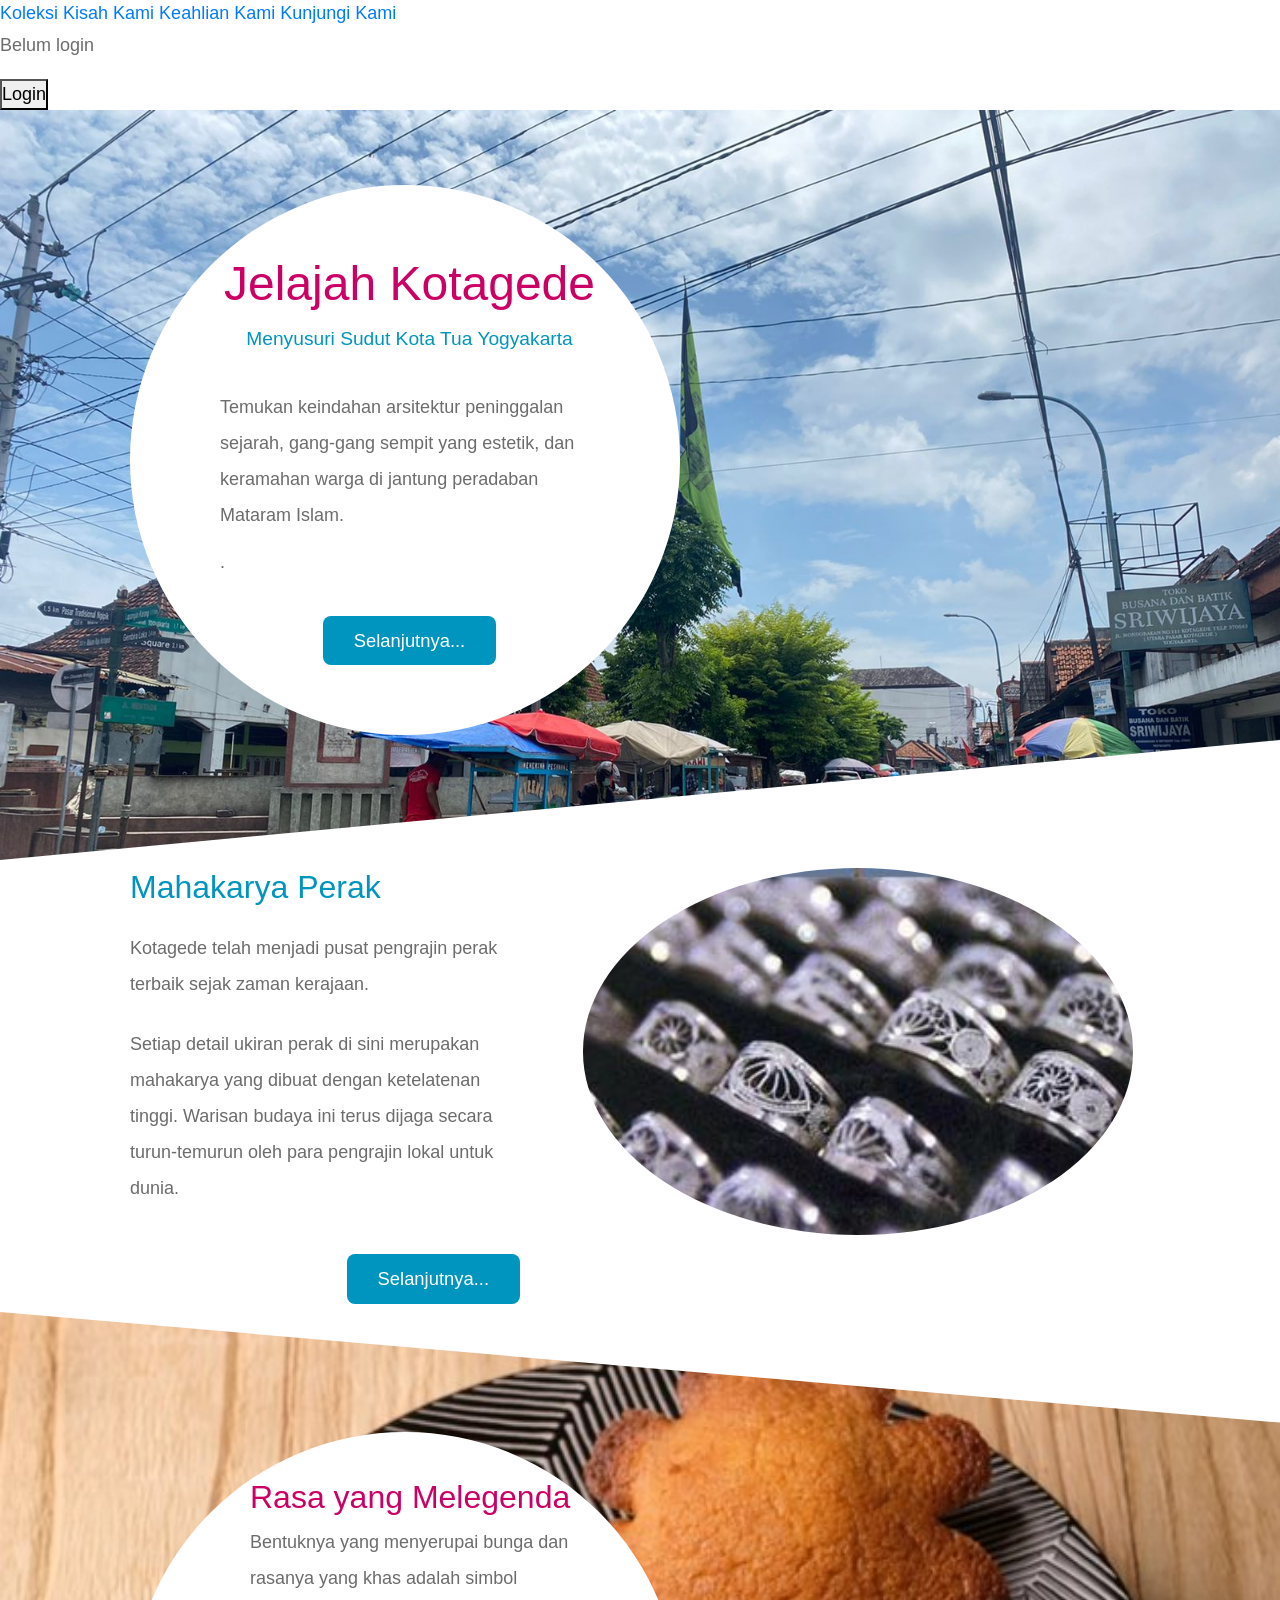
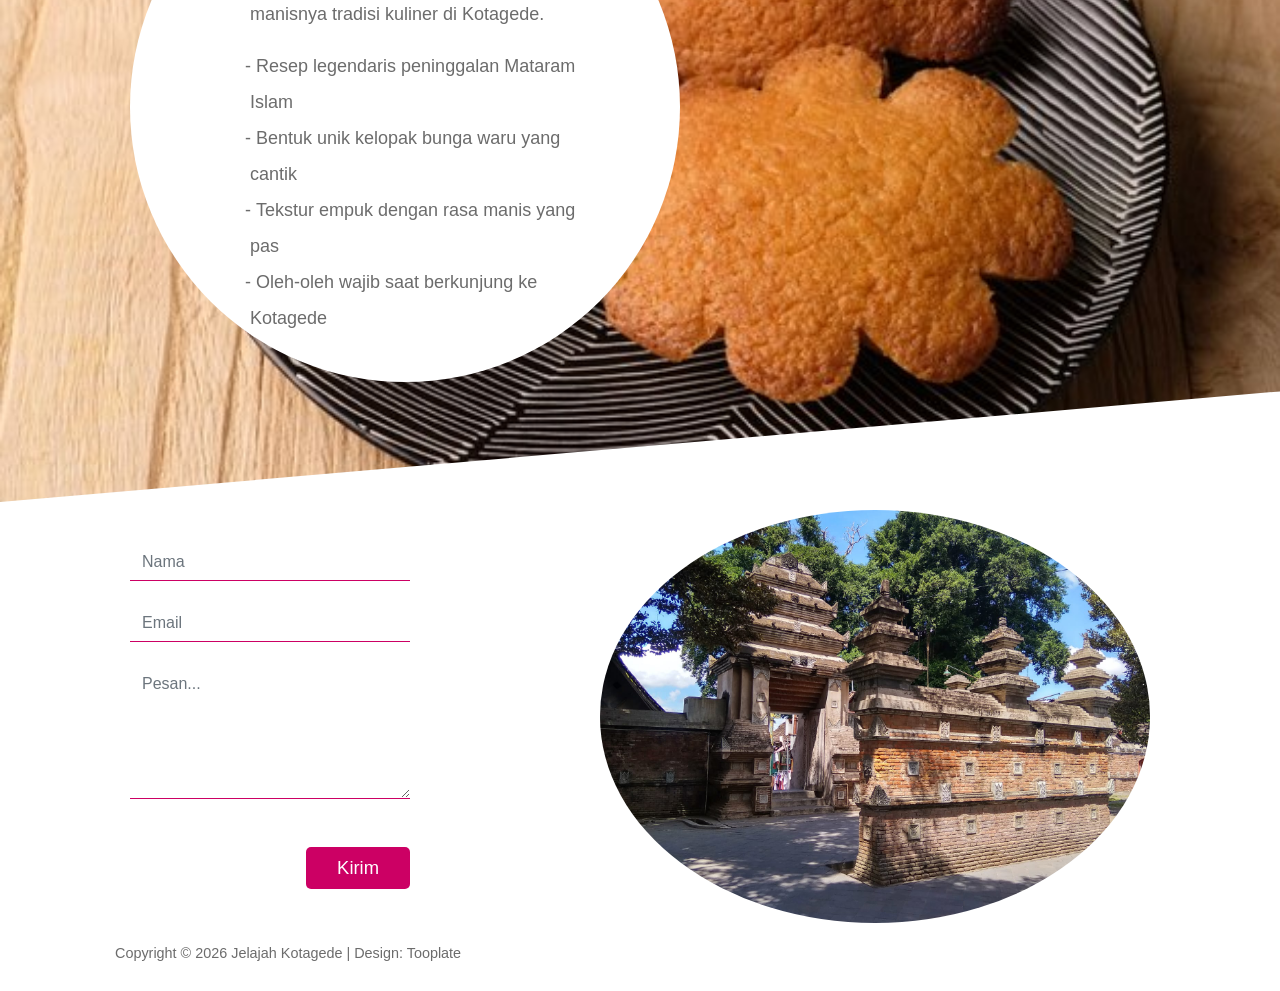
<file: index.html>
<!DOCTYPE html>
<html lang="en">

<head>
    <meta charset="UTF-8">
    <meta name="viewport" content="width=device-width, initial-scale=1.0">
    <meta http-equiv="X-UA-Compatible" content="ie=edge">
    <link rel="stylesheet" href="css/bootstrap.min.css">
    <link rel="stylesheet" href="css/tooplate-style.css">
    <title>Jelajah Kotagede HTML Page by Tooplate</title>
    <!--

    Template 2107 New Spot

	http://www.tooplate.com/view/2107-new-spot

    -->
</head>

<body>
    <div class="tm-container mx-auto">
		
	 <nav class="nav-main">
      <a href="#collections">Koleksi</a>
      <a href="#story">Kisah Kami</a>
      <a href="#craftsmanship">Keahlian Kami</a>
      <a href="#contact">Kunjungi Kami</a>
      <p id="userInfo">Belum login</p>
      <div id="authArea">
       <button onclick="goLogin()" class="nav-cta">Login</button>
      </div>
     </nav>
		
        <section class="tm-section tm-section-1">
            <div class="container">
                <div class="row">
                    <div class="col-sm-12">
                        <div class="tm-bg-circle-white tm-flex-center-v">
                            <header class="text-center">
                                <h1 class="tm-site-title">Jelajah Kotagede</h1>
                                <p class="tm-site-subtitle">Menyusuri Sudut Kota Tua Yogyakarta</p>
							</header>
                            <p>Temukan keindahan arsitektur peninggalan sejarah, gang-gang sempit yang estetik, dan keramahan warga di jantung peradaban Mataram Islam.</p>.</p>
                            <p class="text-center mt-4 mb-0">
                                <a data-scroll href="#tm-section-2" class="btn tm-btn-secondary">Selanjutnya...</a>
                            </p>

                        </div>
                    </div>
                </div>
            </div>
        </section>
        <section id="tm-section-2" class="tm-section pt-2 pb-2">
            <div class="container">
                <div class="row">
                    <div class="col-xl-5 col-lg-6 tm-flex-center-v tm-text-container tm-section-left">
                        <h2 class="tm-color-secondary mb-4">Mahakarya Perak</h2>
                        <p class="mb-4">Kotagede telah menjadi pusat pengrajin perak terbaik sejak zaman kerajaan.</p>
                        <p class="mb-5">Setiap detail ukiran perak di sini merupakan mahakarya yang dibuat dengan ketelatenan tinggi. Warisan budaya ini terus dijaga secara turun-temurun oleh para pengrajin lokal untuk dunia.</p>
                        <p class="text-right mb-0">
                            <a href="#tm-section-3" class="btn tm-btn-secondary">Selanjutnya...</a>
                        </p>
                    </div>
                    <div class="col-xl-7 col-lg-6 tm-circle-img-container">
                        <img src="img/img-01.jpg" alt="Image" class="rounded-circle tm-circle-img">
                    </div>
                </div>
            </div>
        </section>
        <section id="tm-section-3" class="tm-section tm-section-3">
            <div class="container">
                <div class="row">
                    <div class="col-sm-12 tm-section-2-right">
                        <div class="tm-bg-circle-white tm-bg-circle-pad-2 tm-flex-center-v">
                            <header>
                                <h2 class="tm-color-primary">Rasa yang Melegenda</h2>
                            </header>
                            <p>Bentuknya yang menyerupai bunga dan rasanya yang khas adalah simbol manisnya tradisi kuliner di Kotagede.
                            </p>
                            <ul class="dashed">
                                <li>Resep legendaris peninggalan Mataram Islam</li>
                                <li>Bentuk unik kelopak bunga waru yang cantik</li>
                                <li>Tekstur empuk dengan rasa manis yang pas</li>
                                <li>Oleh-oleh wajib saat berkunjung ke Kotagede</li>
                            </ul>
                        </div>
                    </div>
                </div>
            </div>
        </section>
        <section class="tm-section pt-2 pb-3">
            <div class="container">
                <div class="row">
                    <div class="col-xl-4 col-lg-4 tm-flex-center-v tm-section-left">
                        <form action="#" class="tm-contact-form" method="POST">
                            <div class="form-group mb-4">
                                <input type="text" id="contact_nama" name="contact_nama" class="form-control" placeholder="Nama" required/>
                            </div>
                            <div class="form-group mb-4">
                                <input type="email" id="contact_email" name="contact_email" class="form-control" placeholder="Email" required/>
                            </div>
                            <div class="form-group mb-5">
                                <textarea rows="5" id="contact_pesan" name="contact_pesan" class="form-control" placeholder="Pesan..." required></textarea>
                            </div>
                            <div class="form-group mb-0 text-right">
                                <button type="submit" class="btn tm-btn-primary tm-send-btn">Kirim</button>
                            </div>
                        </form>
                    </div>
                    <div class="col-xl-8 col-lg-8 tm-circle-img-container tm-contact-right">
                        <img src="img/img-02.jpg" alt="Image" class="rounded-circle tm-circle-img">
                    </div>
                </div>
            </div>
        </section>
        <footer class="container">
            <div class="row">
                <div class="col-xs-12">
                    <p class="small mb-4 tm-footer-text">Copyright &copy; 2026 Jelajah Kotagede
                    
                    | Design: <a rel="nofollow" href="https://www.tooplate.com" class="tm-footer-link">Tooplate</a>
                    </p>
                </div>
            </div>
        </footer>
    </div>
    <script src="js/smooth-scroll.polyfills.min.js"></script>
    <!-- https://github.com/cferdinandi/smooth-scroll -->
    <script>
        var scroll = new SmoothScroll('a[href*="#"]', {
            easing: 'easeInOutQuart',
            speed: 800
        });
    </script>
<div id="alertBox" class="alert" style="display:none;"></div>
<script src="js/welcome.js"></script>
<script src="js/login.js"></script>
</body>
</html>
</file>
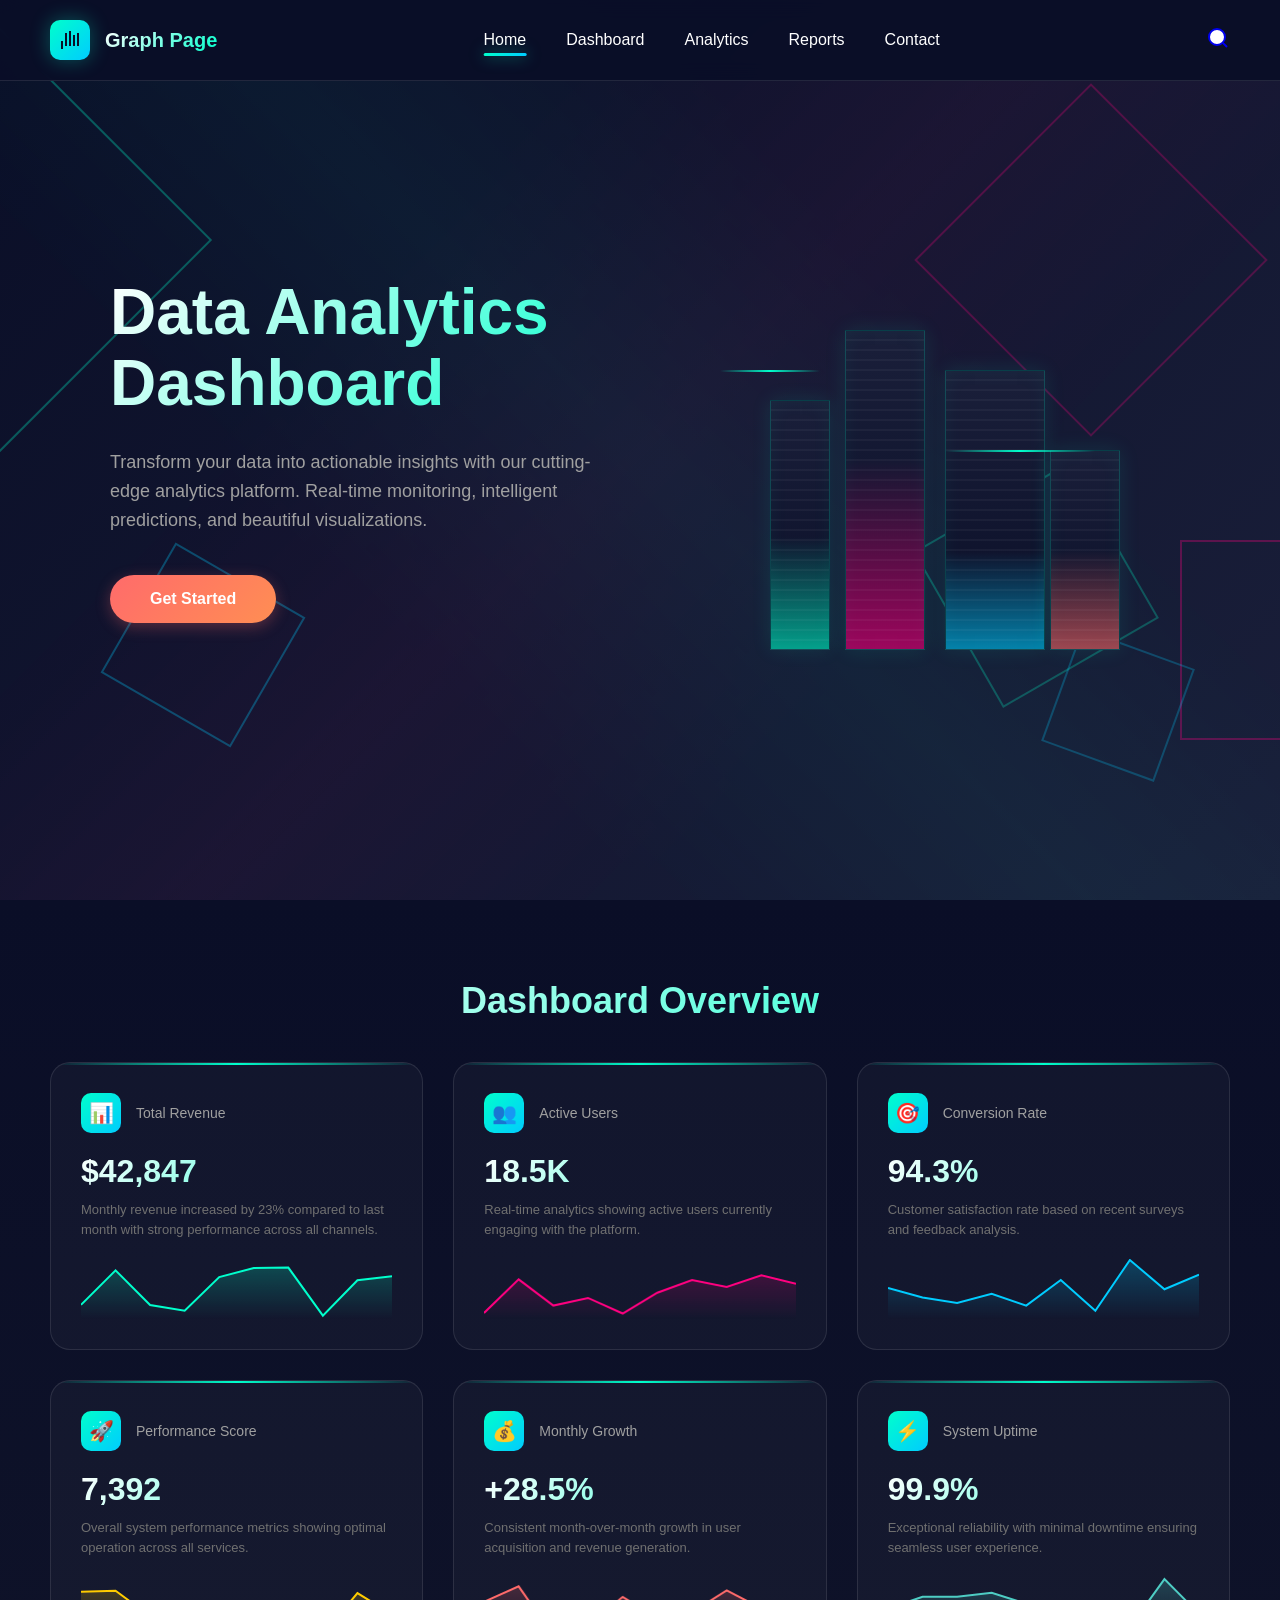
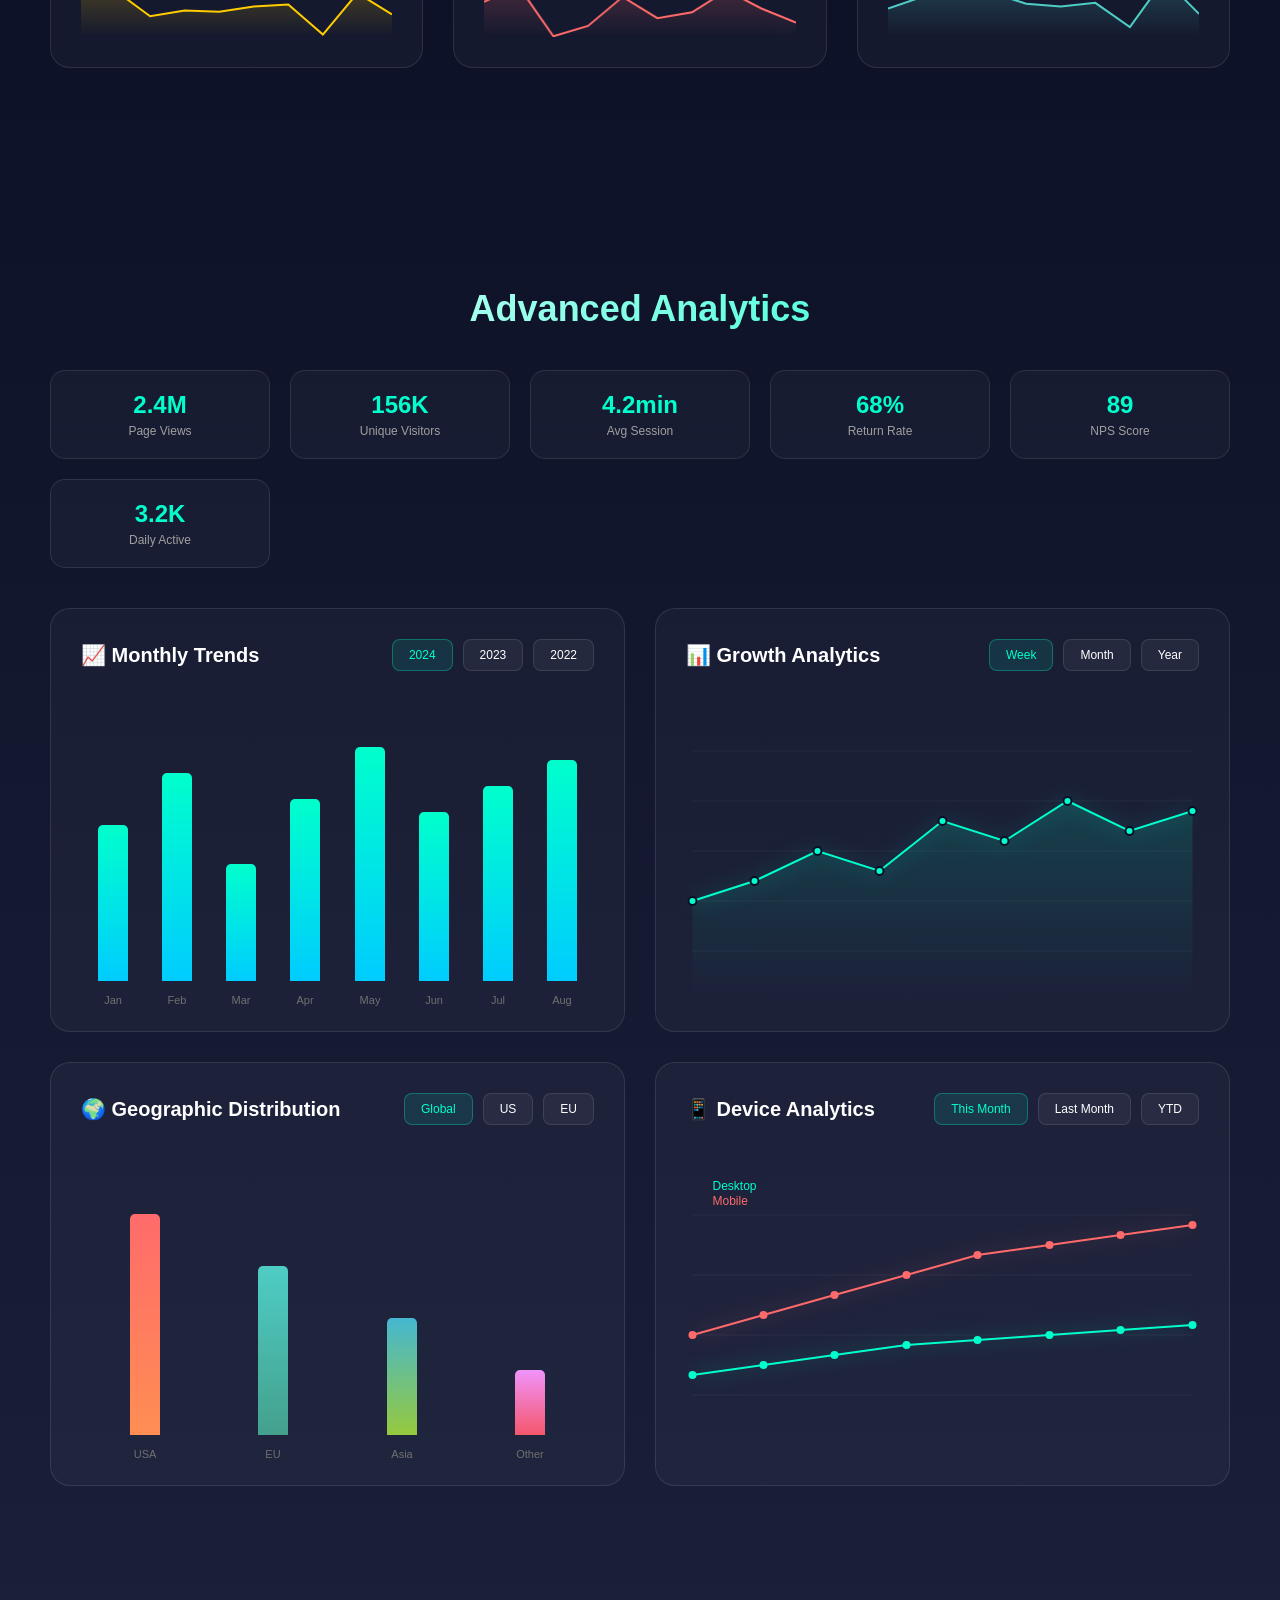
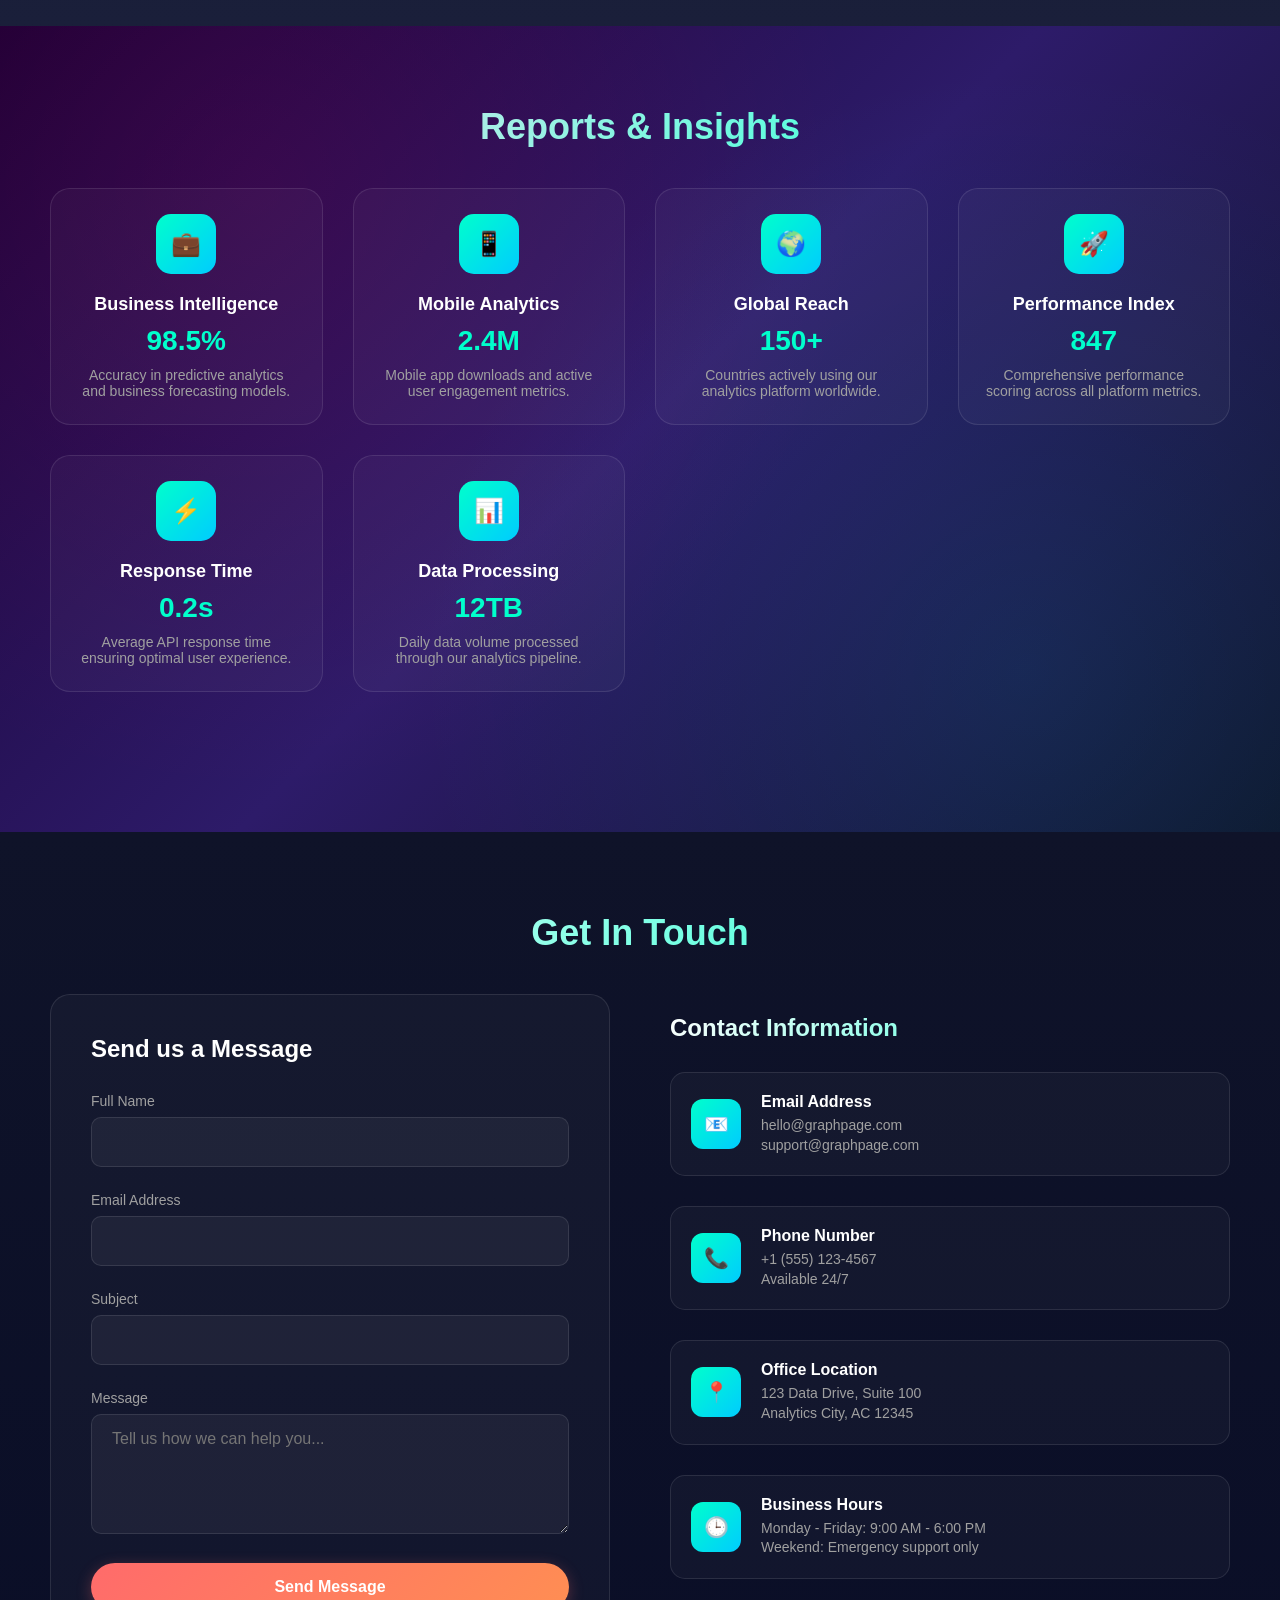
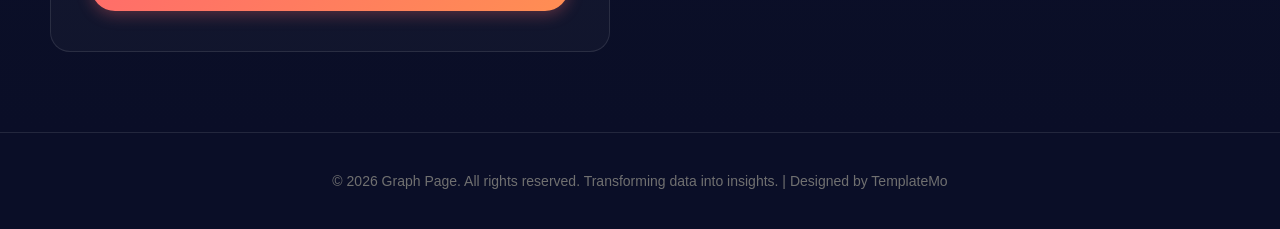
<file: admin/index.html>
<!DOCTYPE html>
<html lang="en">
<head>
    <meta charset="UTF-8">
    <meta name="viewport" content="width=device-width, initial-scale=1.0">
    <title>Graph Page - Modern Analytics Dashboard</title>
    <link rel="stylesheet" href="templatemo-graph-page.css">
<!-- 

TemplateMo 602 Graph Page

https://templatemo.com/tm-602-graph-page

-->
</head>
<body>
    <!-- Navigation -->
    <nav id="navbar">
        <div class="nav-container">
            <a href="#home" class="logo">
                <div class="logo-icon">
                    <svg viewBox="0 0 24 24">
                        <path d="M3 13h2v8H3zm4-8h2v13H7zm4-2h2v15h-2zm4 4h2v11h-2zm4-2h2v13h-2z"/>
                    </svg>
                </div>
                <span class="logo-text">Graph Page</span>
            </a>
            <ul class="nav-links">
                <li><a href="#home" class="active">Home</a></li>
                <li><a href="#dashboard">Dashboard</a></li>
                <li><a href="#analytics">Analytics</a></li>
                <li><a href="#reports">Reports</a></li>
                <li><a href="#contact">Contact</a></li>
            </ul>
            <a href="https://www.google.com/search" target="_blank" rel="noopener" title="Search">
                <svg class="search-icon" viewBox="0 0 24 24" fill="none" stroke="currentColor" stroke-width="2">
                    <circle cx="11" cy="11" r="8"></circle>
                    <path d="m21 21-4.35-4.35"></path>
                </svg>
            </a>
            <div class="hamburger" id="hamburger">
                <span></span>
                <span></span>
                <span></span>
            </div>
        </div>
        <ul class="nav-links-mobile" id="navLinksMobile">
            <li><a href="#home" class="active">Home</a></li>
            <li><a href="#dashboard">Dashboard</a></li>
            <li><a href="#analytics">Analytics</a></li>
            <li><a href="#reports">Reports</a></li>
            <li><a href="#contact">Contact</a></li>
        </ul>
    </nav>

    <!-- Hero Section -->
    <section class="hero" id="home">
        <div class="hero-bg"></div>
        <div class="geometric-shapes">
            <div class="shape shape1"></div>
            <div class="shape shape2"></div>
            <div class="shape shape3"></div>
            <div class="shape shape4"></div>
            <div class="shape shape5"></div>
            <div class="shape shape6"></div>
        </div>
        
        <div class="hero-content">
            <div class="hero-text">
                <h1>Data Analytics<br>Dashboard</h1>
                <p>Transform your data into actionable insights with our cutting-edge analytics platform. Real-time monitoring, intelligent predictions, and beautiful visualizations.</p>
                <a href="#dashboard" class="cta-button">Get Started</a>
            </div>
            
            <div class="hero-visual">
                <div class="city-container">
                    <div class="building building1">
                        <div class="building-fill"></div>
                        <div class="building-windows"></div>
                    </div>
                    <div class="building building2">
                        <div class="building-fill"></div>
                        <div class="building-windows"></div>
                    </div>
                    <div class="building building3">
                        <div class="building-fill"></div>
                        <div class="building-windows"></div>
                    </div>
                    <div class="building building4">
                        <div class="building-fill"></div>
                        <div class="building-windows"></div>
                    </div>
                    <div class="neon-line neon-line1"></div>
                    <div class="neon-line neon-line2"></div>
                </div>
            </div>
        </div>
    </section>

    <!-- Dashboard Section -->
    <section class="dashboard-section" id="dashboard">
        <div class="dashboard-container">
            <h2 class="section-title">Dashboard Overview</h2>
            <!-- Stats Cards -->
            <div class="stats-grid">
                <div class="stat-card">
                    <div class="stat-header">
                        <div class="stat-icon">📊</div>
                        <div class="stat-title">Total Revenue</div>
                    </div>
                    <div class="stat-value">$42,847</div>
                    <div class="stat-description">Monthly revenue increased by 23% compared to last month with strong performance across all channels.</div>
                    <div class="stat-chart">
                        <canvas class="mini-chart" id="miniChart1"></canvas>
                    </div>
                </div>

                <div class="stat-card">
                    <div class="stat-header">
                        <div class="stat-icon">👥</div>
                        <div class="stat-title">Active Users</div>
                    </div>
                    <div class="stat-value">18.5K</div>
                    <div class="stat-description">Real-time analytics showing active users currently engaging with the platform.</div>
                    <div class="stat-chart">
                        <canvas class="mini-chart" id="miniChart2"></canvas>
                    </div>
                </div>

                <div class="stat-card">
                    <div class="stat-header">
                        <div class="stat-icon">🎯</div>
                        <div class="stat-title">Conversion Rate</div>
                    </div>
                    <div class="stat-value">94.3%</div>
                    <div class="stat-description">Customer satisfaction rate based on recent surveys and feedback analysis.</div>
                    <div class="stat-chart">
                        <canvas class="mini-chart" id="miniChart3"></canvas>
                    </div>
                </div>

                <div class="stat-card">
                    <div class="stat-header">
                        <div class="stat-icon">🚀</div>
                        <div class="stat-title">Performance Score</div>
                    </div>
                    <div class="stat-value">7,392</div>
                    <div class="stat-description">Overall system performance metrics showing optimal operation across all services.</div>
                    <div class="stat-chart">
                        <canvas class="mini-chart" id="miniChart4"></canvas>
                    </div>
                </div>

                <div class="stat-card">
                    <div class="stat-header">
                        <div class="stat-icon">💰</div>
                        <div class="stat-title">Monthly Growth</div>
                    </div>
                    <div class="stat-value">+28.5%</div>
                    <div class="stat-description">Consistent month-over-month growth in user acquisition and revenue generation.</div>
                    <div class="stat-chart">
                        <canvas class="mini-chart" id="miniChart5"></canvas>
                    </div>
                </div>

                <div class="stat-card">
                    <div class="stat-header">
                        <div class="stat-icon">⚡</div>
                        <div class="stat-title">System Uptime</div>
                    </div>
                    <div class="stat-value">99.9%</div>
                    <div class="stat-description">Exceptional reliability with minimal downtime ensuring seamless user experience.</div>
                    <div class="stat-chart">
                        <canvas class="mini-chart" id="miniChart6"></canvas>
                    </div>
                </div>
            </div>
        </div>
    </section>

    <!-- Analytics Section -->
    <section class="analytics-section" id="analytics">
        <div class="dashboard-container">
            <h2 class="section-title">Advanced Analytics</h2>
            
            <!-- Key Metrics Overview -->
            <div class="metrics-grid">
                <div class="metric-item">
                    <div class="metric-value">2.4M</div>
                    <div class="metric-label">Page Views</div>
                </div>
                <div class="metric-item">
                    <div class="metric-value">156K</div>
                    <div class="metric-label">Unique Visitors</div>
                </div>
                <div class="metric-item">
                    <div class="metric-value">4.2min</div>
                    <div class="metric-label">Avg Session</div>
                </div>
                <div class="metric-item">
                    <div class="metric-value">68%</div>
                    <div class="metric-label">Return Rate</div>
                </div>
                <div class="metric-item">
                    <div class="metric-value">89</div>
                    <div class="metric-label">NPS Score</div>
                </div>
                <div class="metric-item">
                    <div class="metric-value">3.2K</div>
                    <div class="metric-label">Daily Active</div>
                </div>
            </div>

            <!-- Chart Cards -->
            <div class="charts-grid">
                <div class="chart-card">
                    <div class="chart-header">
                        <h3 class="chart-title">📈 Monthly Trends</h3>
                        <div class="chart-options">
                            <span class="chart-option active">2024</span>
                            <span class="chart-option">2023</span>
                            <span class="chart-option">2022</span>
                        </div>
                    </div>
                    <div class="chart-container">
                        <div class="bar-chart" id="barChart">
                            <div class="bar" style="height: 60%">
                                <span class="bar-value">120</span>
                                <span class="bar-label">Jan</span>
                            </div>
                            <div class="bar" style="height: 80%">
                                <span class="bar-value">180</span>
                                <span class="bar-label">Feb</span>
                            </div>
                            <div class="bar" style="height: 45%">
                                <span class="bar-value">90</span>
                                <span class="bar-label">Mar</span>
                            </div>
                            <div class="bar" style="height: 70%">
                                <span class="bar-value">140</span>
                                <span class="bar-label">Apr</span>
                            </div>
                            <div class="bar" style="height: 90%">
                                <span class="bar-value">200</span>
                                <span class="bar-label">May</span>
                            </div>
                            <div class="bar" style="height: 65%">
                                <span class="bar-value">130</span>
                                <span class="bar-label">Jun</span>
                            </div>
                            <div class="bar" style="height: 75%">
                                <span class="bar-value">150</span>
                                <span class="bar-label">Jul</span>
                            </div>
                            <div class="bar" style="height: 85%">
                                <span class="bar-value">170</span>
                                <span class="bar-label">Aug</span>
                            </div>
                        </div>
                    </div>
                </div>

                <div class="chart-card">
                    <div class="chart-header">
                        <h3 class="chart-title">📊 Growth Analytics</h3>
                        <div class="chart-options">
                            <span class="chart-option active">Week</span>
                            <span class="chart-option">Month</span>
                            <span class="chart-option">Year</span>
                        </div>
                    </div>
                    <div class="chart-container">
                        <div class="line-chart">
                            <svg class="line-chart-svg" viewBox="0 0 500 300">
                                <defs>
                                    <linearGradient id="gradient" x1="0%" y1="0%" x2="0%" y2="100%">
                                        <stop offset="0%" style="stop-color:#00ffcc;stop-opacity:0.5" />
                                        <stop offset="100%" style="stop-color:#00ffcc;stop-opacity:0" />
                                    </linearGradient>
                                </defs>
                                <!-- Grid lines -->
                                <line x1="0" y1="50" x2="500" y2="50" class="chart-grid-line" />
                                <line x1="0" y1="100" x2="500" y2="100" class="chart-grid-line" />
                                <line x1="0" y1="150" x2="500" y2="150" class="chart-grid-line" />
                                <line x1="0" y1="200" x2="500" y2="200" class="chart-grid-line" />
                                <line x1="0" y1="250" x2="500" y2="250" class="chart-grid-line" />
                                
                                <!-- Area -->
                                <path d="M 0,200 L 62,180 L 125,150 L 187,170 L 250,120 L 312,140 L 375,100 L 437,130 L 500,110 L 500,300 L 0,300 Z" class="chart-area" />
                                
                                <!-- Line -->
                                <path d="M 0,200 L 62,180 L 125,150 L 187,170 L 250,120 L 312,140 L 375,100 L 437,130 L 500,110" class="chart-line" />
                                
                                <!-- Dots -->
                                <circle cx="0" cy="200" class="chart-dot" />
                                <circle cx="62" cy="180" class="chart-dot" />
                                <circle cx="125" cy="150" class="chart-dot" />
                                <circle cx="187" cy="170" class="chart-dot" />
                                <circle cx="250" cy="120" class="chart-dot" />
                                <circle cx="312" cy="140" class="chart-dot" />
                                <circle cx="375" cy="100" class="chart-dot" />
                                <circle cx="437" cy="130" class="chart-dot" />
                                <circle cx="500" cy="110" class="chart-dot" />
                            </svg>
                        </div>
                    </div>
                </div>

                <div class="chart-card">
                    <div class="chart-header">
                        <h3 class="chart-title">🌍 Geographic Distribution</h3>
                        <div class="chart-options">
                            <span class="chart-option active">Global</span>
                            <span class="chart-option">US</span>
                            <span class="chart-option">EU</span>
                        </div>
                    </div>
                    <div class="chart-container">
                        <div class="bar-chart">
                            <div class="bar" style="height: 85%; background: linear-gradient(180deg, #ff6b6b 0%, #ff8e53 100%);">
                                <span class="bar-value">42%</span>
                                <span class="bar-label">USA</span>
                            </div>
                            <div class="bar" style="height: 65%; background: linear-gradient(180deg, #4ecdc4 0%, #44a08d 100%);">
                                <span class="bar-value">28%</span>
                                <span class="bar-label">EU</span>
                            </div>
                            <div class="bar" style="height: 45%; background: linear-gradient(180deg, #45b7d1 0%, #96c93d 100%);">
                                <span class="bar-value">18%</span>
                                <span class="bar-label">Asia</span>
                            </div>
                            <div class="bar" style="height: 25%; background: linear-gradient(180deg, #f093fb 0%, #f5576c 100%);">
                                <span class="bar-value">12%</span>
                                <span class="bar-label">Other</span>
                            </div>
                        </div>
                    </div>
                </div>

                <div class="chart-card">
                    <div class="chart-header">
                        <h3 class="chart-title">📱 Device Analytics</h3>
                        <div class="chart-options">
                            <span class="chart-option active">This Month</span>
                            <span class="chart-option">Last Month</span>
                            <span class="chart-option">YTD</span>
                        </div>
                    </div>
                    <div class="chart-container">
                        <div class="line-chart">
                            <svg class="line-chart-svg" viewBox="0 0 500 300">
                                <defs>
                                    <linearGradient id="gradient2" x1="0%" y1="0%" x2="0%" y2="100%">
                                        <stop offset="0%" style="stop-color:#ff6b6b;stop-opacity:0.5" />
                                        <stop offset="100%" style="stop-color:#ff6b6b;stop-opacity:0" />
                                    </linearGradient>
                                </defs>
                                <!-- Grid lines -->
                                <line x1="0" y1="60" x2="500" y2="60" class="chart-grid-line" />
                                <line x1="0" y1="120" x2="500" y2="120" class="chart-grid-line" />
                                <line x1="0" y1="180" x2="500" y2="180" class="chart-grid-line" />
                                <line x1="0" y1="240" x2="500" y2="240" class="chart-grid-line" />
                                
                                <!-- Mobile Line -->
                                <path d="M 0,180 L 71,160 L 142,140 L 214,120 L 285,100 L 357,90 L 428,80 L 500,70" stroke="#ff6b6b" stroke-width="2" fill="none" filter="drop-shadow(0 0 10px rgba(255, 107, 107, 0.5))"/>
                                
                                <!-- Desktop Line -->
                                <path d="M 0,220 L 71,210 L 142,200 L 214,190 L 285,185 L 357,180 L 428,175 L 500,170" stroke="#00ffcc" stroke-width="2" fill="none" filter="drop-shadow(0 0 10px rgba(0, 255, 204, 0.5))"/>
                                
                                <!-- Mobile dots -->
                                <circle cx="0" cy="180" r="4" fill="#ff6b6b" />
                                <circle cx="71" cy="160" r="4" fill="#ff6b6b" />
                                <circle cx="142" cy="140" r="4" fill="#ff6b6b" />
                                <circle cx="214" cy="120" r="4" fill="#ff6b6b" />
                                <circle cx="285" cy="100" r="4" fill="#ff6b6b" />
                                <circle cx="357" cy="90" r="4" fill="#ff6b6b" />
                                <circle cx="428" cy="80" r="4" fill="#ff6b6b" />
                                <circle cx="500" cy="70" r="4" fill="#ff6b6b" />
                                
                                <!-- Desktop dots -->
                                <circle cx="0" cy="220" r="4" fill="#00ffcc" />
                                <circle cx="71" cy="210" r="4" fill="#00ffcc" />
                                <circle cx="142" cy="200" r="4" fill="#00ffcc" />
                                <circle cx="214" cy="190" r="4" fill="#00ffcc" />
                                <circle cx="285" cy="185" r="4" fill="#00ffcc" />
                                <circle cx="357" cy="180" r="4" fill="#00ffcc" />
                                <circle cx="428" cy="175" r="4" fill="#00ffcc" />
                                <circle cx="500" cy="170" r="4" fill="#00ffcc" />
                                
                                <!-- Labels -->
                                <text x="20" y="50" fill="#ff6b6b" font-size="12">Mobile</text>
                                <text x="20" y="35" fill="#00ffcc" font-size="12">Desktop</text>
                            </svg>
                        </div>
                    </div>
                </div>
            </div>
        </div>
    </section>

    <!-- Reports Section -->
    <section class="reports-section" id="reports">
        <div class="dashboard-container">
            <h2 class="section-title">Reports & Insights</h2>
            <div class="info-grid">
                <div class="info-card">
                    <div class="info-icon">💼</div>
                    <h3 class="info-title">Business Intelligence</h3>
                    <div class="info-value">98.5%</div>
                    <p style="font-size: 14px; color: #a0a0a0;">Accuracy in predictive analytics and business forecasting models.</p>
                </div>
                <div class="info-card">
                    <div class="info-icon">📱</div>
                    <h3 class="info-title">Mobile Analytics</h3>
                    <div class="info-value">2.4M</div>
                    <p style="font-size: 14px; color: #a0a0a0;">Mobile app downloads and active user engagement metrics.</p>
                </div>
                <div class="info-card">
                    <div class="info-icon">🌍</div>
                    <h3 class="info-title">Global Reach</h3>
                    <div class="info-value">150+</div>
                    <p style="font-size: 14px; color: #a0a0a0;">Countries actively using our analytics platform worldwide.</p>
                </div>
                <div class="info-card">
                    <div class="info-icon">🚀</div>
                    <h3 class="info-title">Performance Index</h3>
                    <div class="info-value">847</div>
                    <p style="font-size: 14px; color: #a0a0a0;">Comprehensive performance scoring across all platform metrics.</p>
                </div>
                <div class="info-card">
                    <div class="info-icon">⚡</div>
                    <h3 class="info-title">Response Time</h3>
                    <div class="info-value">0.2s</div>
                    <p style="font-size: 14px; color: #a0a0a0;">Average API response time ensuring optimal user experience.</p>
                </div>
                <div class="info-card">
                    <div class="info-icon">📊</div>
                    <h3 class="info-title">Data Processing</h3>
                    <div class="info-value">12TB</div>
                    <p style="font-size: 14px; color: #a0a0a0;">Daily data volume processed through our analytics pipeline.</p>
                </div>
            </div>
        </div>
    </section>

    <!-- Contact Section -->
    <section class="contact-section" id="contact">
        <div class="dashboard-container">
            <h2 class="section-title">Get In Touch</h2>
            <div class="contact-grid">
                <!-- Contact Form -->
                <div class="contact-form">
                    <h3 style="margin-bottom: 30px; font-size: 24px;">Send us a Message</h3>
                    <form id="contactForm">
                        <div class="form-group">
                            <label for="name">Full Name</label>
                            <input type="text" id="name" name="name" required>
                        </div>
                        <div class="form-group">
                            <label for="email">Email Address</label>
                            <input type="email" id="email" name="email" required>
                        </div>
                        <div class="form-group">
                            <label for="subject">Subject</label>
                            <input type="text" id="subject" name="subject" required>
                        </div>
                        <div class="form-group">
                            <label for="message">Message</label>
                            <textarea id="message" name="message" required placeholder="Tell us how we can help you..."></textarea>
                        </div>
                        <button type="submit" class="cta-button" style="width: 100%;">Send Message</button>
                    </form>
                </div>

                <!-- Contact Info -->
                <div class="contact-info">
                    <h3>Contact Information</h3>
                    
                    <a href="mailto:hello@graphpage.com" class="contact-item" style="text-decoration: none; color: inherit;">
                        <div class="contact-icon">📧</div>
                        <div class="contact-details">
                            <h4>Email Address</h4>
                            <p>hello@graphpage.com<br>support@graphpage.com</p>
                        </div>
                    </a>

                    <a href="tel:+15551234567" class="contact-item" style="text-decoration: none; color: inherit;">
                        <div class="contact-icon">📞</div>
                        <div class="contact-details">
                            <h4>Phone Number</h4>
                            <p>+1 (555) 123-4567<br>Available 24/7</p>
                        </div>
                    </a>

                    <a href="https://maps.google.com/?q=123+Data+Drive+Suite+100+Analytics+City" target="_blank" rel="noopener" class="contact-item" style="text-decoration: none; color: inherit;">
                        <div class="contact-icon">📍</div>
                        <div class="contact-details">
                            <h4>Office Location</h4>
                            <p>123 Data Drive, Suite 100<br>Analytics City, AC 12345</p>
                        </div>
                    </a>

                    <div class="contact-item">
                        <div class="contact-icon">🕒</div>
                        <div class="contact-details">
                            <h4>Business Hours</h4>
                            <p>Monday - Friday: 9:00 AM - 6:00 PM<br>Weekend: Emergency support only</p>
                        </div>
                    </div>
                </div>
            </div>
        </div>
    </section>

    <!-- Footer -->
    <footer>
        <div class="footer-content">
            <p class="copyright">© 2026 Graph Page. All rights reserved. Transforming data into insights. 
            | Designed by <a href="https://templatemo.com" rel="nofollow noopener" target="_blank">TemplateMo</a></p>
        </div>
    </footer>

<script src="templatemo-graph-script.js"></script>
</body>
</html>
</file>
<file: css/tooplate-style.css>
/*

Template 2107 New Spot

http://www.tooplate.com/view/2107-new-spot

COLOR CODES

	Primary (Pink):   #CC0064
	Secondary (Blue): #0095BF
  
*/

* {
  margin: 0;
  padding: 0;
}

body {
  background-color: #eee;
  color: #6c6c6c;
  font-family: "Open Sans", Helvetica, Arial, sans-serif;
  font-size: 18px;
  overflow-x: hidden;
}

.tm-container {
  background-color: white;
  max-width: 1400px;
}

.tm-site-title {
  color: #cc0064;
  font-size: 3rem;
}

.tm-site-subtitle {
  color: #0095bf;
  font-size: 1.2rem;
  margin-bottom: 30px;
}

.tm-section-1 {
  height: 750px;
  background-image: url(../img/spot-bg-01.jpg);
  background-size: cover;
  -webkit-clip-path: polygon(0px 0px, 100% 0px, 100% 84%, 0px 100%);
  clip-path: polygon(0px 0px, 100% 0px, 100% 84%, 0px 100%);
  /* background-position: center -95px; */
  background-repeat: no-repeat;
  padding-top: 75px;
}

.tm-section-3 {
  height: 790px;
  background-image: url(../img/spot-bg-02.jpg);
  background-size: cover;
  -webkit-clip-path: polygon(0px 0px, 100% 14%, 100% 86%, 0px 100%);
  clip-path: polygon(0px 0px, 100% 14%, 100% 86%, 0px 100%);
  background-repeat: no-repeat;
  display: flex;
  align-items: center;
}

.tm-color-primary {
  color: #cc0064;
}

.tm-color-secondary {
  color: #0095bf;
}

.tm-btn-primary {
  color: white;
  background-color: #cc0064;
}

.tm-btn-primary:hover,
.tm-btn-primary:focus {
  background-color: #f21b85;
}

.tm-btn-secondary {
  color: white;
  background-color: #0095bf;
}

.tm-btn-secondary:hover,
.tm-btn-secondary:focus {
  background-color: #44cbf1;
}

.tm-bg-circle-white {
  background-color: white;
  color: #6c6c6c;
  padding: 75px 81px 75px 90px;
  border-radius: 50%;
  width: 550px;
  height: 550px;
}

.tm-bg-circle-pad-2 {
  padding-left: 120px;
}

p,
ul {
  line-height: 2;
  font-weight: 300;
}

ul {
  margin: 0;
}
ul.dashed {
  list-style-type: none;
}
ul.dashed > li {
  text-indent: -5px;
}
ul.dashed > li:before {
  content: "-";
  margin-right: 5px;
  text-indent: -5px;
}

.btn {
  padding: 10px 30px;
  font-size: 1.15rem;
  font-weight: 300;
  border-radius: 8px;
}

a.btn:hover {
  color: white;
  text-decoration: none;
}

.tm-flex-center-v {
  display: flex;
  flex-direction: column;
  justify-content: center;
}

.tm-text-container {
  max-width: 420px;
}

.tm-circle-img {
  width: 550px;
}

.tm-circle-img-container {
  text-align: right;
}

.tm-contact-form {
  max-width: 280px;
}

.form-control {
  border-radius: 0;
  border: none;
  border-bottom: 1px solid #cc0064;
}

.form-control:focus {
  box-shadow: none;
  border-color: #cc0064;
  border-width: 2px;
}

.tm-send-btn {
  border-radius: 5px;
  padding-top: 6px;
  padding-bottom: 6px;
}

.tm-footer-link {
  color: #6c6c6c;
}

.tm-footer-link:hover,
.tm-footer-link:focus {
  color: #cc0064;
  text-decoration: none;
}

@media (min-width: 576px) {
  .container {
    max-width: none;
  }
}
@media (min-width: 768px) {
  .container {
    max-width: 720px;
  }
}

@media (min-width: 992px) {
  .container {
    max-width: 960px;
  }
}

@media (min-width: 1200px) {
  .container {
    max-width: 1050px;
  }
}

@media (max-width: 992px) {
  .tm-bg-circle-white {
    margin-left: auto;
    margin-right: auto;
  }
  .tm-section-left {
    margin: 50px auto;
  }

  .tm-circle-img-container {
    text-align: center;
  }

  .tm-contact-form {
    max-width: 100%;
    padding-left: 30px;
    padding-right: 30px;
  }

  .tm-contact-right {
    margin-bottom: 50px;
  }

  .tm-footer-text {
    margin-left: 30px;
    margin-right: 30px;
  }
}

@media (max-width: 576px) {
  .tm-bg-circle-white {
    border-radius: 100px;
    width: 100%;
    height: auto;
    padding: 50px;
  }

  img {
    max-width: 100%;
  }

  .tm-section-1,
  .tm-section-3 {
    height: auto;
  }

  .tm-section-1 {
    padding-bottom: 90px;
    -webkit-clip-path: polygon(0px 0px, 100% 0px, 100% 92%, 0px 100%);
    clip-path: polygon(0px 0px, 100% 0px, 100% 92%, 0px 100%);
  }

  .tm-section-3 {
    padding-top: 100px;
    padding-bottom: 100px;
    -webkit-clip-path: polygon(0px 0px, 100% 8%, 100% 92%, 0px 100%);
    clip-path: polygon(0px 0px, 100% 8%, 100% 92%, 0px 100%);
  }

  .tm-circle-img-container {
    margin-bottom: 30px;
  }
	
.nav-main {
    display: flex;
    align-items: center;
    flex-wrap: wrap;
    padding: 15px 30px;
}

.nav-main a {
    margin-right: 25px;
    text-decoration: none;
    color: white; 
}

#userStatus, 
#authBtn {
    margin-left: auto;  /* 
    margin-right: 20px;
}

#userStatus {
    margin-left: auto;
}

#authBtn {
    margin-left: 10px;
    margin-right: 0;
    background-color: #4CAF50;
    color: white;
    padding: 8px 20px;
    border: none;
    border-radius: 5px;
    cursor: pointer;
}
</file>
<file: admin/templatemo-graph-page.css>
@charset "utf-8";
/* CSS Document 

TemplateMo 602 Graph Page

https://templatemo.com/tm-602-graph-page

*/

* {
	margin: 0;
	padding: 0;
	box-sizing: border-box;
}

body {
	font-family: -apple-system, BlinkMacSystemFont, 'Segoe UI', Roboto, Oxygen, Ubuntu, Cantarell, sans-serif;
	background: #0a0e27;
	color: #ffffff;
	overflow-x: hidden;
}

/* Navigation */
nav {
	position: fixed;
	top: 0;
	width: 100%;
	padding: 20px 50px;
	background: rgba(10, 14, 39, 0.95);
	backdrop-filter: blur(10px);
	border-bottom: 1px solid rgba(255, 255, 255, 0.1);
	z-index: 1000;
	transition: all 0.3s ease;
}

nav.scrolled {
	padding: 15px 50px;
	background: rgba(10, 14, 39, 0.98);
}

.nav-container {
	display: flex;
	justify-content: space-between;
	align-items: center;
	max-width: 1400px;
	margin: 0 auto;
}

.logo {
	display: flex;
	align-items: center;
	gap: 15px;
	cursor: pointer;
	text-decoration: none;
}

.logo-icon {
	width: 40px;
	height: 40px;
	background: linear-gradient(135deg, #00ffcc 0%, #00ccff 100%);
	border-radius: 10px;
	display: flex;
	align-items: center;
	justify-content: center;
	position: relative;
	box-shadow: 0 0 20px rgba(0, 255, 204, 0.3);
}

.logo-icon svg {
	width: 24px;
	height: 24px;
	fill: #0a0e27;
}

.logo-text {
	font-size: 20px;
	font-weight: 700;
	background: linear-gradient(135deg, #ffffff 0%, #00ffcc 100%);
	-webkit-background-clip: text;
	-webkit-text-fill-color: transparent;
	background-clip: text;
}

.nav-links {
	display: flex;
	gap: 40px;
	list-style: none;
}

.nav-links a {
	color: #ffffff;
	text-decoration: none;
	font-size: 16px;
	transition: color 0.3s ease;
	position: relative;
}

.nav-links a::before {
	content: '';
	position: absolute;
	bottom: -8px;
	left: 50%;
	width: 0;
	height: 3px;
	background: linear-gradient(90deg, #ff6b6b, #ff8e53);
	transition: all 0.3s ease;
	transform: translateX(-50%);
	border-radius: 2px;
}

.nav-links a:hover {
	color: #ff8e53;
	text-shadow: 0 0 10px rgba(255, 107, 107, 0.5);
}

.nav-links a:hover::before {
	width: 100%;
}

.nav-links a.active::after {
	content: '';
	position: absolute;
	bottom: -8px;
	left: 50%;
	width: 100%;
	height: 3px;
	background: linear-gradient(90deg, #00ffcc, #00ccff);
	transform: translateX(-50%);
	box-shadow: 0 0 15px rgba(0, 255, 204, 0.6);
	border-radius: 2px;
}

.search-icon {
	width: 24px;
	height: 24px;
	cursor: pointer;
	transition: transform 0.3s ease;
	fill: white;
}

.search-icon:hover {
	transform: scale(1.1);
}

/* Hero Section */
.hero {
	position: relative;
	min-height: 100vh;
	display: flex;
	align-items: center;
	overflow: hidden;
	background: linear-gradient(135deg, #0a0e27 0%, #1a1f3a 100%);
}

.hero-bg {
	position: absolute;
	top: 0;
	left: 0;
	width: 100%;
	height: 100%;
	opacity: 0.4;
	background-image:
		linear-gradient(45deg, transparent 30%, rgba(0, 255, 204, 0.1) 50%, transparent 70%),
		linear-gradient(-45deg, transparent 30%, rgba(255, 0, 128, 0.1) 50%, transparent 70%);
	animation: bgShift 20s ease-in-out infinite;
}

@keyframes bgShift {

	0%,
	100% {
		transform: translate(0, 0);
	}

	50% {
		transform: translate(-20px, -20px);
	}
}

.geometric-shapes {
	position: absolute;
	width: 100%;
	height: 100%;
	overflow: hidden;
}

.shape {
	position: absolute;
	border: 2px solid rgba(0, 255, 204, 0.3);
}

.shape1 {
	width: 300px;
	height: 300px;
	top: 10%;
	left: -150px;
	transform: rotate(45deg);
	animation: float 15s ease-in-out infinite;
}

.shape2 {
	width: 200px;
	height: 200px;
	top: 60%;
	right: -100px;
	border-color: rgba(255, 0, 128, 0.3);
	animation: float 20s ease-in-out infinite reverse;
}

.shape3 {
	width: 150px;
	height: 150px;
	bottom: 20%;
	left: 10%;
	border-color: rgba(0, 204, 255, 0.3);
	transform: rotate(30deg);
	animation: float 18s ease-in-out infinite;
}

.shape4 {
	width: 250px;
	height: 250px;
	top: 15%;
	right: 5%;
	border-color: rgba(255, 0, 128, 0.25);
	transform: rotate(45deg);
	animation: float 16s ease-in-out infinite;
}

.shape5 {
	width: 180px;
	height: 180px;
	top: 55%;
	right: 12%;
	border-color: rgba(0, 255, 204, 0.25);
	transform: rotate(-30deg);
	animation: float 22s ease-in-out infinite reverse;
}

.shape6 {
	width: 120px;
	height: 120px;
	bottom: 15%;
	right: 8%;
	border-color: rgba(0, 204, 255, 0.25);
	transform: rotate(20deg);
	animation: float 19s ease-in-out infinite;
}

.hero-content {
	position: relative;
	z-index: 10;
	max-width: 1400px;
	margin: 0 auto;
	padding: 0 50px;
	display: grid;
	grid-template-columns: 1fr 1fr;
	gap: 60px;
	align-items: center;
}

.hero-text {
	animation: slideInLeft 1s ease-out;
}

@keyframes slideInLeft {
	from {
		opacity: 0;
		transform: translateX(-50px);
	}

	to {
		opacity: 1;
		transform: translateX(0);
	}
}

.hero-text h1 {
	font-size: 64px;
	font-weight: 700;
	line-height: 1.1;
	margin-bottom: 30px;
	background: linear-gradient(135deg, #ffffff 0%, #00ffcc 100%);
	-webkit-background-clip: text;
	-webkit-text-fill-color: transparent;
	background-clip: text;
}

.hero-text p {
	font-size: 18px;
	line-height: 1.6;
	color: #a0a0a0;
	margin-bottom: 40px;
	max-width: 500px;
}

.cta-button {
	display: inline-block;
	padding: 15px 40px;
	background: linear-gradient(135deg, #ff6b6b, #ff8e53);
	color: white;
	text-decoration: none;
	border-radius: 30px;
	font-size: 16px;
	font-weight: 600;
	transition: all 0.3s ease;
	box-shadow: 0 4px 15px rgba(255, 107, 107, 0.3);
	border: none;
	cursor: pointer;
}

.cta-button:hover {
	transform: translateY(-2px);
	box-shadow: 0 6px 20px rgba(255, 107, 107, 0.4);
}

.hero-visual {
	position: relative;
	animation: slideInRight 1s ease-out;
}

@keyframes slideInRight {
	from {
		opacity: 0;
		transform: translateX(50px);
	}

	to {
		opacity: 1;
		transform: translateX(0);
	}
}

.city-container {
	position: relative;
	width: 100%;
	height: 400px;
	perspective: 1000px;
}

.building {
	position: absolute;
	background: linear-gradient(180deg, #1a1f3a 0%, #0a0e27 100%);
	border: 1px solid rgba(0, 255, 204, 0.2);
	box-shadow:
		0 0 20px rgba(0, 255, 204, 0.1),
		inset 0 0 20px rgba(0, 255, 204, 0.05);
	overflow: hidden;
}

/* Building fill effect */
.building-fill {
	position: absolute;
	bottom: 0;
	left: 0;
	right: 0;
	animation: pulse 3s ease-in-out infinite;
}

.building1 {
	width: 60px;
	height: 250px;
	bottom: 0;
	left: 20%;
}

.building1 .building-fill {
	height: 45%;
	background: linear-gradient(180deg, transparent 0%, rgba(0, 255, 204, 0.6) 100%);
}

.building2 {
	width: 80px;
	height: 320px;
	bottom: 0;
	left: 35%;
}

.building2 .building-fill {
	height: 60%;
	background: linear-gradient(180deg, transparent 0%, rgba(255, 0, 128, 0.6) 100%);
	animation-delay: 0.5s;
}

.building3 {
	width: 100px;
	height: 280px;
	bottom: 0;
	right: 25%;
}

.building3 .building-fill {
	height: 35%;
	background: linear-gradient(180deg, transparent 0%, rgba(0, 204, 255, 0.6) 100%);
	animation-delay: 1s;
}

.building4 {
	width: 70px;
	height: 200px;
	bottom: 0;
	right: 10%;
}

.building4 .building-fill {
	height: 50%;
	background: linear-gradient(180deg, transparent 0%, rgba(255, 107, 107, 0.6) 100%);
	animation-delay: 1.5s;
}

@keyframes pulse {

	0%,
	100% {
		opacity: 0.6;
		transform: translateY(0);
	}

	50% {
		opacity: 1;
		transform: translateY(-5px);
	}
}

/* Building windows */
.building-windows {
	position: absolute;
	top: 0;
	left: 0;
	right: 0;
	height: 100%;
	background: repeating-linear-gradient(0deg,
			transparent,
			transparent 8px,
			rgba(255, 255, 255, 0.05) 8px,
			rgba(255, 255, 255, 0.05) 10px);
	opacity: 0.8;
}

.neon-line {
	position: absolute;
	height: 2px;
	background: linear-gradient(90deg, transparent, #00ffcc, transparent);
	animation: scan 3s linear infinite;
}

.neon-line1 {
	width: 100px;
	top: 30%;
	left: 10%;
}

.neon-line2 {
	width: 150px;
	top: 50%;
	right: 15%;
	animation-delay: 1s;
}

@keyframes scan {
	0% {
		transform: translateX(-100%);
		opacity: 0;
	}

	50% {
		opacity: 1;
	}

	100% {
		transform: translateX(200%);
		opacity: 0;
	}
}

/* Dashboard Section */
.dashboard-section {
	padding: 80px 50px;
	background: linear-gradient(180deg, #0a0e27 0%, #0f1329 100%);
}

.dashboard-container {
	max-width: 1400px;
	margin: 0 auto;
}

.section-title {
	font-size: 36px;
	margin-bottom: 40px;
	text-align: center;
	background: linear-gradient(135deg, #ffffff 0%, #00ffcc 100%);
	-webkit-background-clip: text;
	-webkit-text-fill-color: transparent;
	background-clip: text;
}

/* Stats Cards */
.stats-grid {
	display: grid;
	grid-template-columns: repeat(auto-fit, minmax(280px, 1fr));
	gap: 30px;
	margin-bottom: 60px;
}

.stat-card {
	background: rgba(255, 255, 255, 0.03);
	border: 1px solid rgba(255, 255, 255, 0.1);
	border-radius: 20px;
	padding: 30px;
	position: relative;
	overflow: hidden;
	transition: all 0.3s ease;
}

.stat-card:hover {
	transform: translateY(-5px);
	background: rgba(255, 255, 255, 0.05);
	border-color: rgba(0, 255, 204, 0.3);
}

.stat-card::before {
	content: '';
	position: absolute;
	top: 0;
	left: 0;
	width: 100%;
	height: 2px;
	background: linear-gradient(90deg, transparent, #00ffcc, transparent);
	animation: scan 3s linear infinite;
}

.stat-header {
	display: flex;
	align-items: center;
	gap: 15px;
	margin-bottom: 20px;
}

.stat-icon {
	width: 40px;
	height: 40px;
	background: linear-gradient(135deg, #00ffcc, #00ccff);
	border-radius: 10px;
	display: flex;
	align-items: center;
	justify-content: center;
	font-size: 20px;
}

.stat-title {
	font-size: 14px;
	color: #a0a0a0;
	font-weight: 500;
}

.stat-value {
	font-size: 32px;
	font-weight: 700;
	margin-bottom: 10px;
	background: linear-gradient(135deg, #ffffff 0%, #00ffcc 100%);
	-webkit-background-clip: text;
	-webkit-text-fill-color: transparent;
	background-clip: text;
}

.stat-description {
	font-size: 13px;
	color: #707070;
	line-height: 1.5;
}

.stat-chart {
	margin-top: 20px;
	height: 60px;
	position: relative;
}

.mini-chart {
	width: 100%;
	height: 100%;
}

/* Analytics Section */
.analytics-section {
	padding: 80px 50px;
	background: linear-gradient(180deg, #0f1329 0%, #1a1f3a 100%);
}

/* Chart Cards */
.charts-grid {
	display: grid;
	grid-template-columns: repeat(auto-fit, minmax(500px, 1fr));
	gap: 30px;
	margin-bottom: 60px;
}

.chart-card {
	background: rgba(255, 255, 255, 0.03);
	border: 1px solid rgba(255, 255, 255, 0.1);
	border-radius: 20px;
	padding: 30px;
	position: relative;
	min-height: 400px;
}

.chart-card:hover {
	background: rgba(255, 255, 255, 0.05);
}

.chart-header {
	display: flex;
	justify-content: space-between;
	align-items: center;
	margin-bottom: 30px;
}

.chart-title {
	font-size: 20px;
	font-weight: 600;
}

.chart-options {
	display: flex;
	gap: 10px;
}

.chart-option {
	padding: 8px 16px;
	background: rgba(255, 255, 255, 0.05);
	border: 1px solid rgba(255, 255, 255, 0.1);
	border-radius: 8px;
	font-size: 12px;
	cursor: pointer;
	transition: all 0.3s ease;
}

.chart-option:hover,
.chart-option.active {
	background: rgba(0, 255, 204, 0.1);
	border-color: rgba(0, 255, 204, 0.3);
	color: #00ffcc;
}

.chart-container {
	position: relative;
	height: 300px;
}

/* Bar Chart */
.bar-chart {
	display: flex;
	align-items: flex-end;
	justify-content: space-around;
	height: 100%;
	padding: 20px 0;
}

.bar {
	width: 30px;
	background: linear-gradient(180deg, #00ffcc 0%, #00ccff 100%);
	border-radius: 5px 5px 0 0;
	position: relative;
	transition: all 0.3s ease;
	cursor: pointer;
}

.bar:hover {
	transform: scaleY(1.05);
	filter: brightness(1.2);
}

.bar-label {
	position: absolute;
	bottom: -25px;
	left: 50%;
	transform: translateX(-50%);
	font-size: 11px;
	color: #707070;
}

.bar-value {
	position: absolute;
	top: -25px;
	left: 50%;
	transform: translateX(-50%);
	font-size: 12px;
	font-weight: 600;
	color: #00ffcc;
	opacity: 0;
	transition: opacity 0.3s ease;
}

.bar:hover .bar-value {
	opacity: 1;
}

/* Line Chart */
.line-chart {
	position: relative;
	width: 100%;
	height: 100%;
}

.line-chart-svg {
	width: 100%;
	height: 100%;
}

.chart-grid-line {
	stroke: rgba(255, 255, 255, 0.05);
	stroke-width: 1;
}

.chart-line {
	fill: none;
	stroke: #00ffcc;
	stroke-width: 2;
	filter: drop-shadow(0 0 10px rgba(0, 255, 204, 0.5));
}

.chart-area {
	fill: url(#gradient);
	opacity: 0.3;
}

.chart-dot {
	fill: #00ffcc;
	stroke: #0a0e27;
	stroke-width: 2;
	r: 4;
	cursor: pointer;
	transition: all 0.3s ease;
}

.chart-dot:hover {
	r: 6;
	filter: drop-shadow(0 0 15px rgba(0, 255, 204, 0.8));
}

/* Metrics Grid */
.metrics-grid {
	display: grid;
	grid-template-columns: repeat(auto-fit, minmax(200px, 1fr));
	gap: 20px;
	margin-bottom: 40px;
}

.metric-item {
	background: rgba(255, 255, 255, 0.03);
	border: 1px solid rgba(255, 255, 255, 0.1);
	border-radius: 15px;
	padding: 20px;
	text-align: center;
	transition: all 0.3s ease;
}

.metric-item:hover {
	transform: translateY(-3px);
	border-color: rgba(0, 255, 204, 0.3);
}

.metric-value {
	font-size: 24px;
	font-weight: 700;
	color: #00ffcc;
	margin-bottom: 5px;
}

.metric-label {
	font-size: 12px;
	color: #a0a0a0;
}

/* Reports Section */
.reports-section {
	padding: 80px 50px;
	background:
		linear-gradient(135deg, #1a0033 0%, #2d1b69 50%, #0f1329 100%),
		linear-gradient(90deg, transparent 49%, rgba(0, 255, 204, 0.05) 50%, transparent 51%),
		linear-gradient(0deg, transparent 49%, rgba(0, 255, 204, 0.05) 50%, transparent 51%);
	background-size: 100% 100%, 40px 40px, 40px 40px;
	position: relative;
}

.reports-section::before {
	content: '';
	position: absolute;
	top: 0;
	left: 0;
	right: 0;
	bottom: 0;
	background:
		radial-gradient(circle at 20% 20%, rgba(255, 0, 128, 0.1) 0%, transparent 50%),
		radial-gradient(circle at 80% 80%, rgba(0, 204, 255, 0.1) 0%, transparent 50%);
	pointer-events: none;
}

/* Info Cards Section */
.info-grid {
	display: grid;
	grid-template-columns: repeat(auto-fit, minmax(250px, 1fr));
	gap: 30px;
	margin-bottom: 60px;
}

.info-card {
	background: rgba(255, 255, 255, 0.03);
	border: 1px solid rgba(255, 255, 255, 0.1);
	border-radius: 20px;
	padding: 25px;
	text-align: center;
	transition: all 0.3s ease;
	position: relative;
	overflow: hidden;
}

.info-card:hover {
	transform: translateY(-5px);
	border-color: rgba(0, 255, 204, 0.3);
}

.info-icon {
	width: 60px;
	height: 60px;
	margin: 0 auto 20px;
	background: linear-gradient(135deg, #00ffcc 0%, #00ccff 100%);
	border-radius: 15px;
	display: flex;
	align-items: center;
	justify-content: center;
	font-size: 24px;
}

.info-title {
	font-size: 18px;
	font-weight: 600;
	margin-bottom: 10px;
}

.info-value {
	font-size: 28px;
	font-weight: 700;
	color: #00ffcc;
	margin-bottom: 10px;
}

/* Contact Section */
.contact-section {
	padding: 80px 50px;
	background: linear-gradient(180deg, #0f1329 0%, #0a0e27 100%);
}

.contact-grid {
	display: grid;
	grid-template-columns: 1fr 1fr;
	gap: 60px;
	max-width: 1200px;
	margin: 0 auto;
	align-items: start;
}

.contact-form {
	background: rgba(255, 255, 255, 0.03);
	border: 1px solid rgba(255, 255, 255, 0.1);
	border-radius: 20px;
	padding: 40px;
}

.form-group {
	margin-bottom: 25px;
}

.form-group label {
	display: block;
	margin-bottom: 8px;
	font-size: 14px;
	color: #a0a0a0;
	font-weight: 500;
}

.form-group input,
.form-group textarea {
	width: 100%;
	padding: 15px 20px;
	background: rgba(255, 255, 255, 0.05);
	border: 1px solid rgba(255, 255, 255, 0.1);
	border-radius: 10px;
	color: #ffffff;
	font-size: 16px;
	transition: all 0.3s ease;
	font-family: inherit;
}

.form-group input:focus,
.form-group textarea:focus {
	outline: none;
	border-color: rgba(0, 255, 204, 0.5);
	background: rgba(255, 255, 255, 0.08);
	box-shadow: 0 0 20px rgba(0, 255, 204, 0.1);
}

.form-group textarea {
	resize: vertical;
	min-height: 120px;
}


.contact-info {
	padding: 20px 0;
}

.contact-info h3 {
	font-size: 24px;
	margin-bottom: 30px;
	background: linear-gradient(135deg, #ffffff 0%, #00ffcc 100%);
	-webkit-background-clip: text;
	-webkit-text-fill-color: transparent;
	background-clip: text;
}

.contact-item {
	display: flex;
	align-items: center;
	gap: 20px;
	margin-bottom: 30px;
	padding: 20px;
	background: rgba(255, 255, 255, 0.03);
	border: 1px solid rgba(255, 255, 255, 0.1);
	border-radius: 15px;
	transition: all 0.3s ease;
	cursor: pointer;
}

.contact-item:hover {
	transform: translateX(5px);
	border-color: rgba(0, 255, 204, 0.3);
	background: rgba(0, 255, 204, 0.05);
}

.contact-icon {
	width: 50px;
	height: 50px;
	background: linear-gradient(135deg, #00ffcc, #00ccff);
	border-radius: 12px;
	display: flex;
	align-items: center;
	justify-content: center;
	font-size: 20px;
	flex-shrink: 0;
}

.contact-details h4 {
	font-size: 16px;
	margin-bottom: 5px;
	color: #ffffff;
}

.contact-details p {
	font-size: 14px;
	color: #a0a0a0;
	line-height: 1.4;
}

/* Footer */
footer {
	padding: 40px 50px;
	background: #0a0e27;
	border-top: 1px solid rgba(255, 255, 255, 0.1);
	text-align: center;
}

.copyright {
	font-size: 14px;
	color: #707070;
}

.copyright a {
	color: #707070;
	text-decoration: none;
	transition: color 0.3s ease;
}

.copyright a:hover {
	color: #00ffcc;
	text-shadow: 0 0 10px rgba(0, 255, 204, 0.4);
}

/* Mobile Menu */
.hamburger {
	display: none;
	flex-direction: column;
	cursor: pointer;
	gap: 6px;
	z-index: 1001;
}

.hamburger span {
	width: 25px;
	height: 3px;
	background: #ffffff;
	border-radius: 2px;
	transition: all 0.3s ease;
}

.hamburger.active span:nth-child(1) {
	transform: rotate(45deg) translate(10px, 10px);
}

.hamburger.active span:nth-child(2) {
	opacity: 0;
}

.hamburger.active span:nth-child(3) {
	transform: rotate(-45deg) translate(8px, -8px);
}

.nav-links-mobile {
	display: none;
	position: fixed;
	top: 70px;
	left: 0;
	width: 100%;
	background: rgba(10, 14, 39, 0.98);
	backdrop-filter: blur(10px);
	border-bottom: 1px solid rgba(255, 255, 255, 0.1);
	flex-direction: column;
	gap: 0;
	list-style: none;
	z-index: 1000;
	padding: 20px;
}

.nav-links-mobile.active {
	display: flex;
}

.nav-links-mobile a {
	color: #ffffff;
	text-decoration: none;
	padding: 15px 20px;
	display: block;
	border-left: 3px solid transparent;
	transition: all 0.3s ease;
}

.nav-links-mobile a:hover {
	border-left-color: #ff6b6b;
	background: rgba(255, 107, 107, 0.1);
	color: #ff8e53;
}

.nav-links-mobile a.active {
	border-left-color: #00ffcc;
	background: rgba(0, 255, 204, 0.1);
	color: #00ffcc;
}

@media (max-width: 1200px) {
	.charts-grid {
		grid-template-columns: 1fr;
	}
}

@media (max-width: 968px) {
	.hero-content {
		grid-template-columns: 1fr;
		text-align: center;
	}

	.hero-text h1 {
		font-size: 48px;
	}

	.hero-text {
		padding-top: 160px;
	}
}

@media (max-width: 768px) {
	nav {
		padding: 15px 20px;
	}

	.hamburger {
		display: flex;
	}

	.nav-links {
		display: none;
	}

	.hero-text h1 {
		font-size: 36px;
	}

	.hero-text {
		padding-top: 120px;
	}

	.dashboard-section,
	.analytics-section,
	.reports-section,
	.contact-section {
		padding: 40px 20px;
	}

	.stats-grid {
		grid-template-columns: 1fr;
	}

	.contact-grid {
		grid-template-columns: 1fr;
		gap: 40px;
	}
}
</file>
